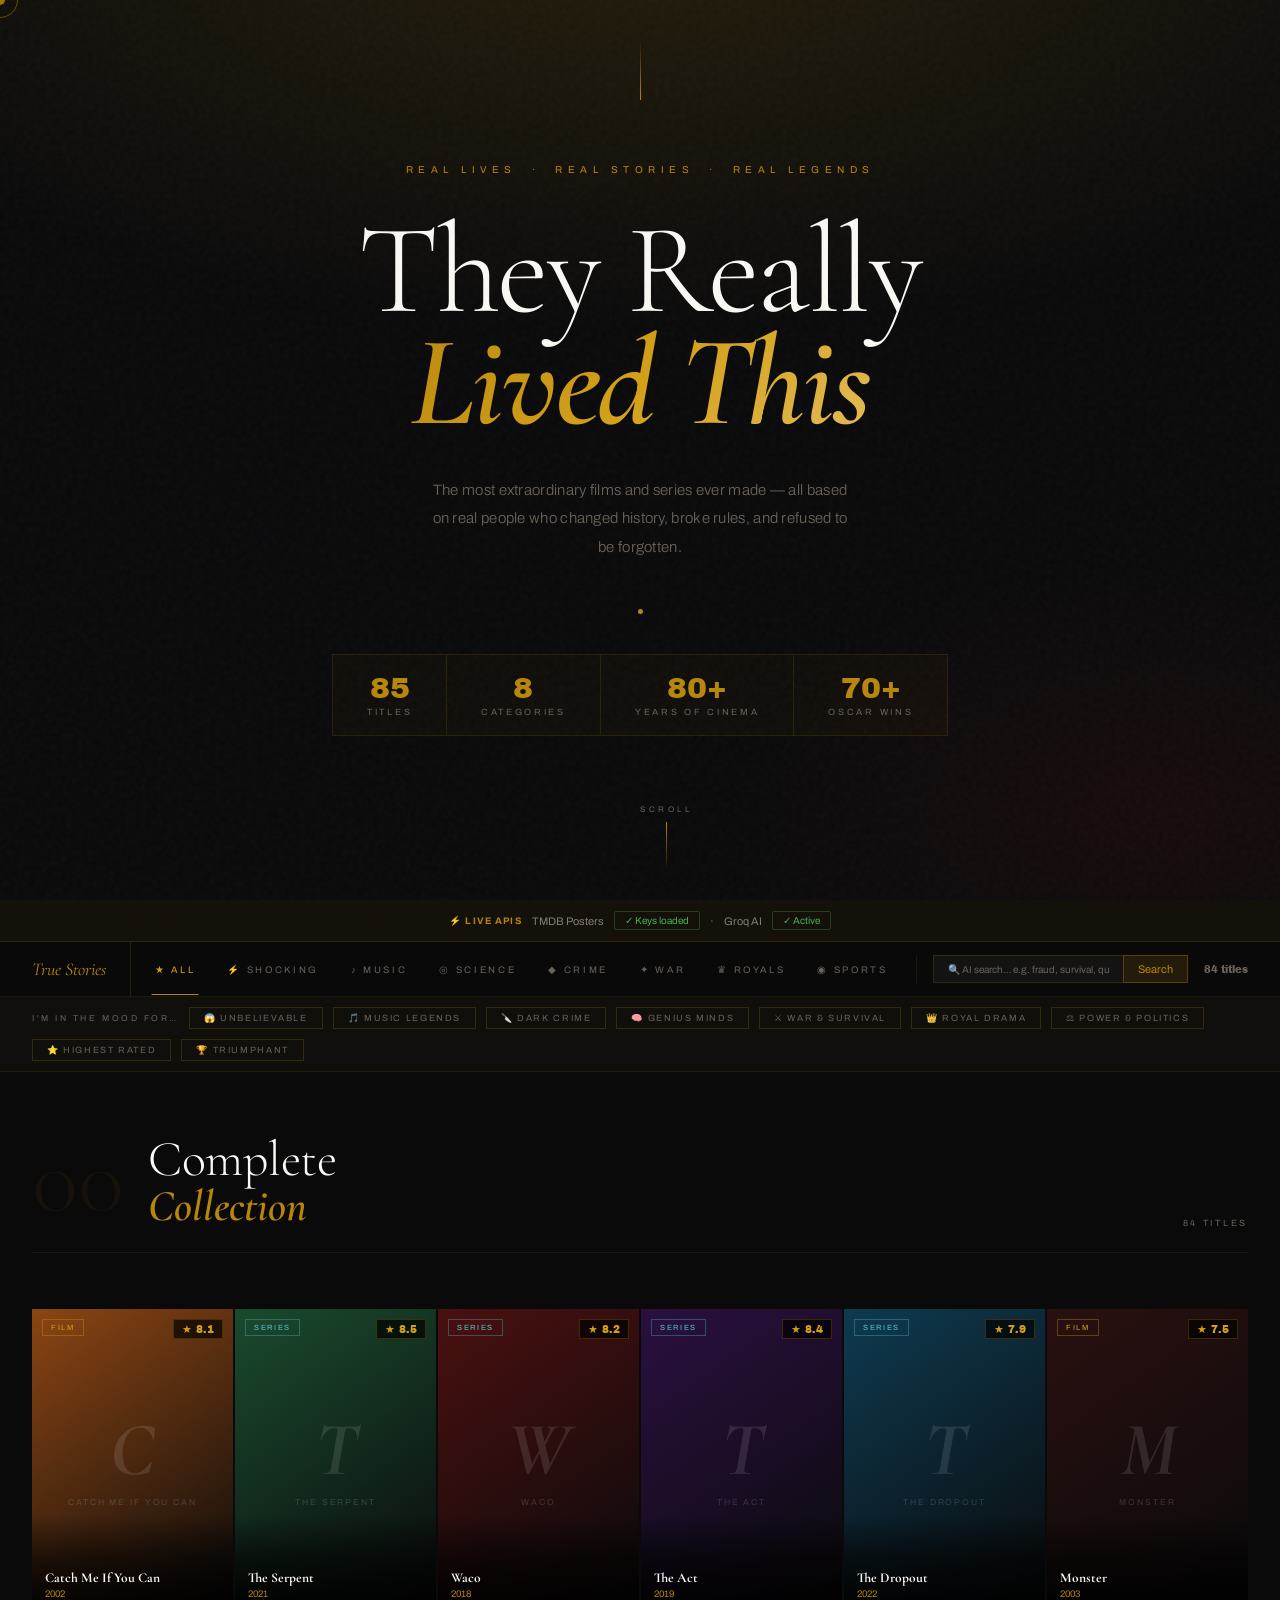
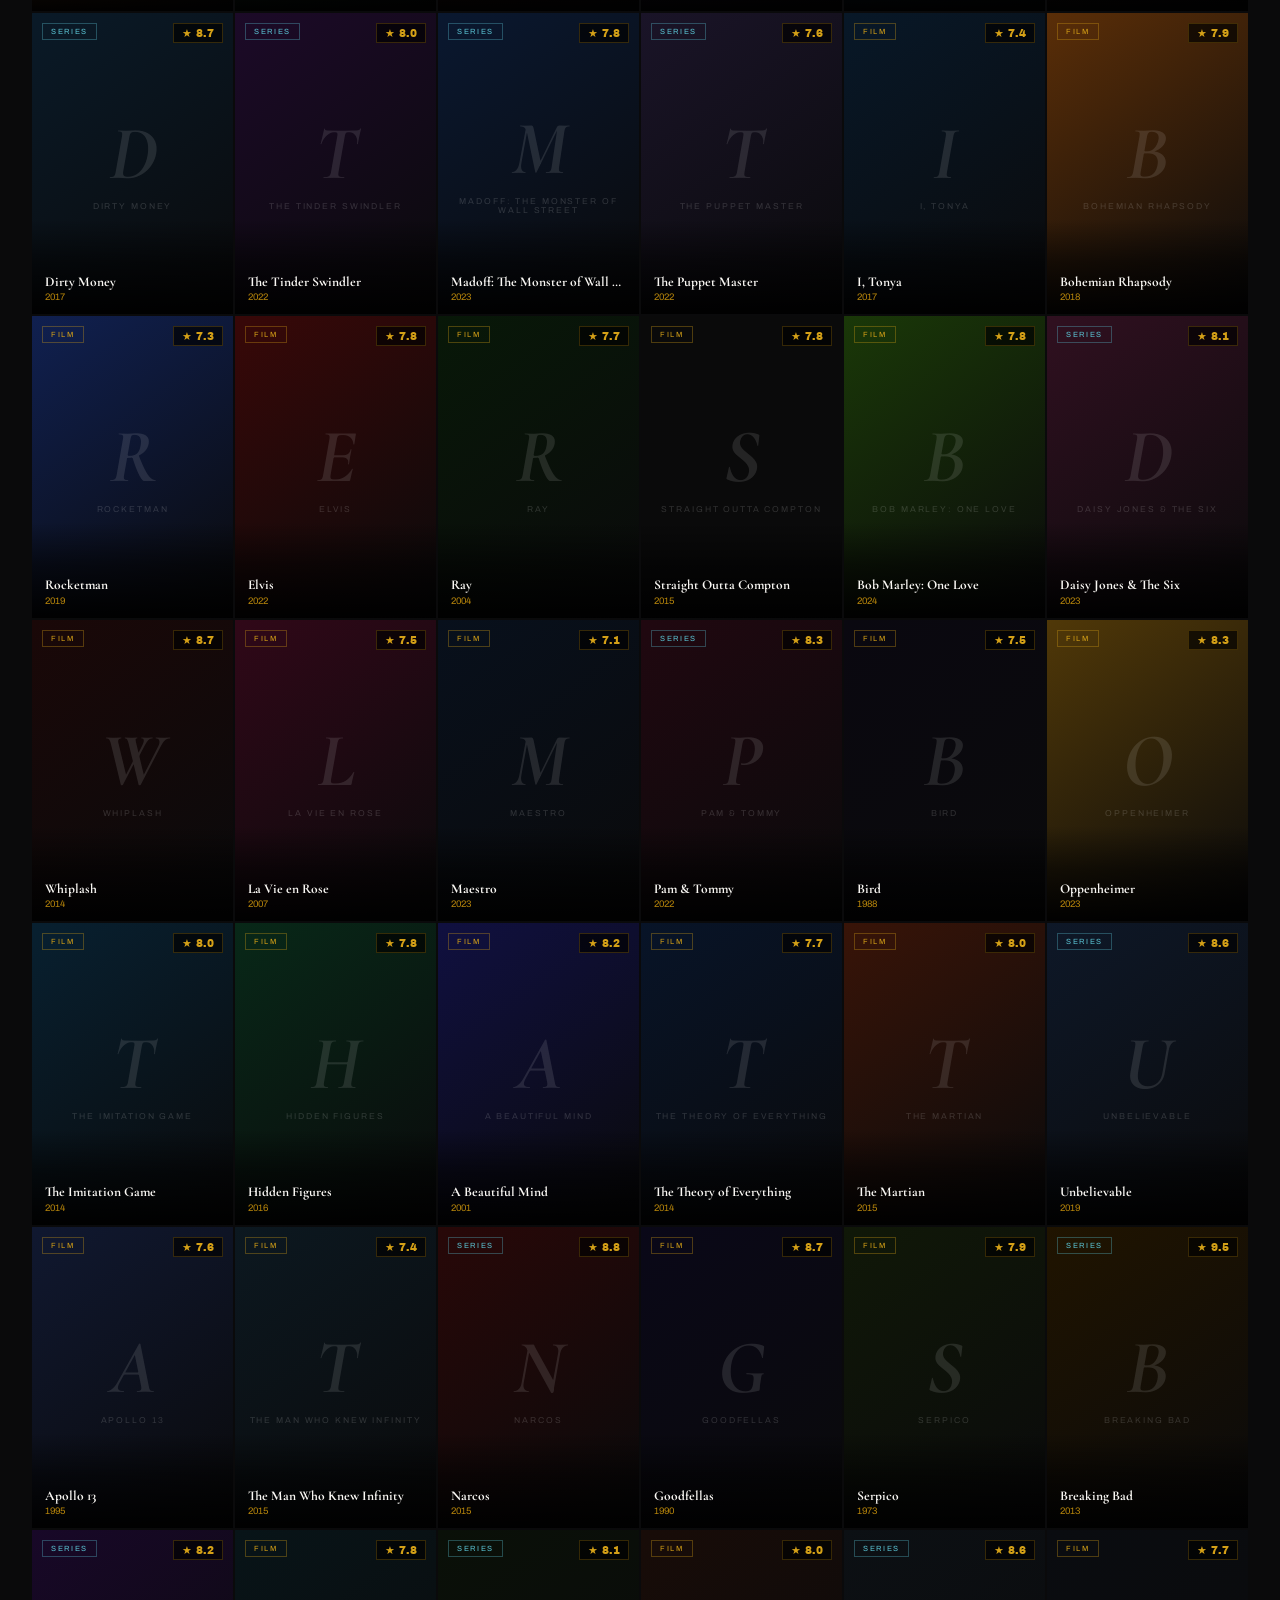
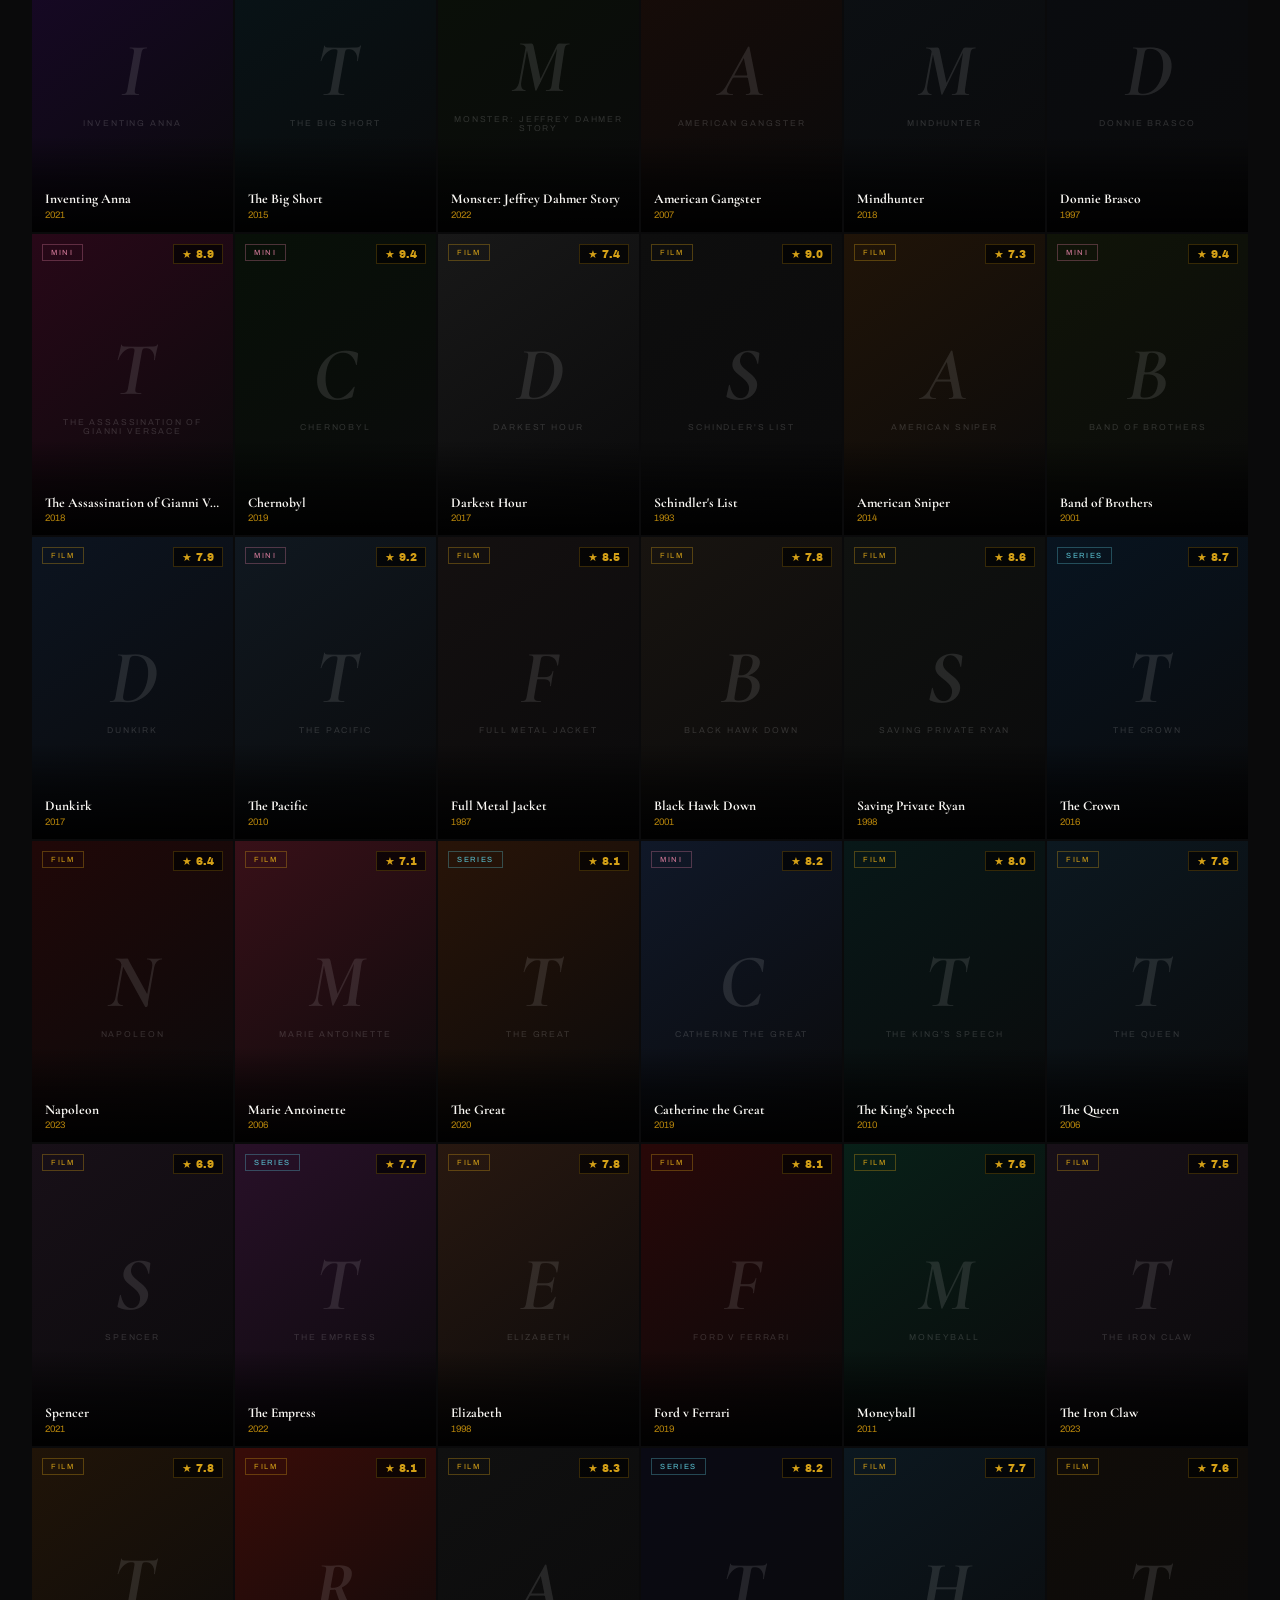
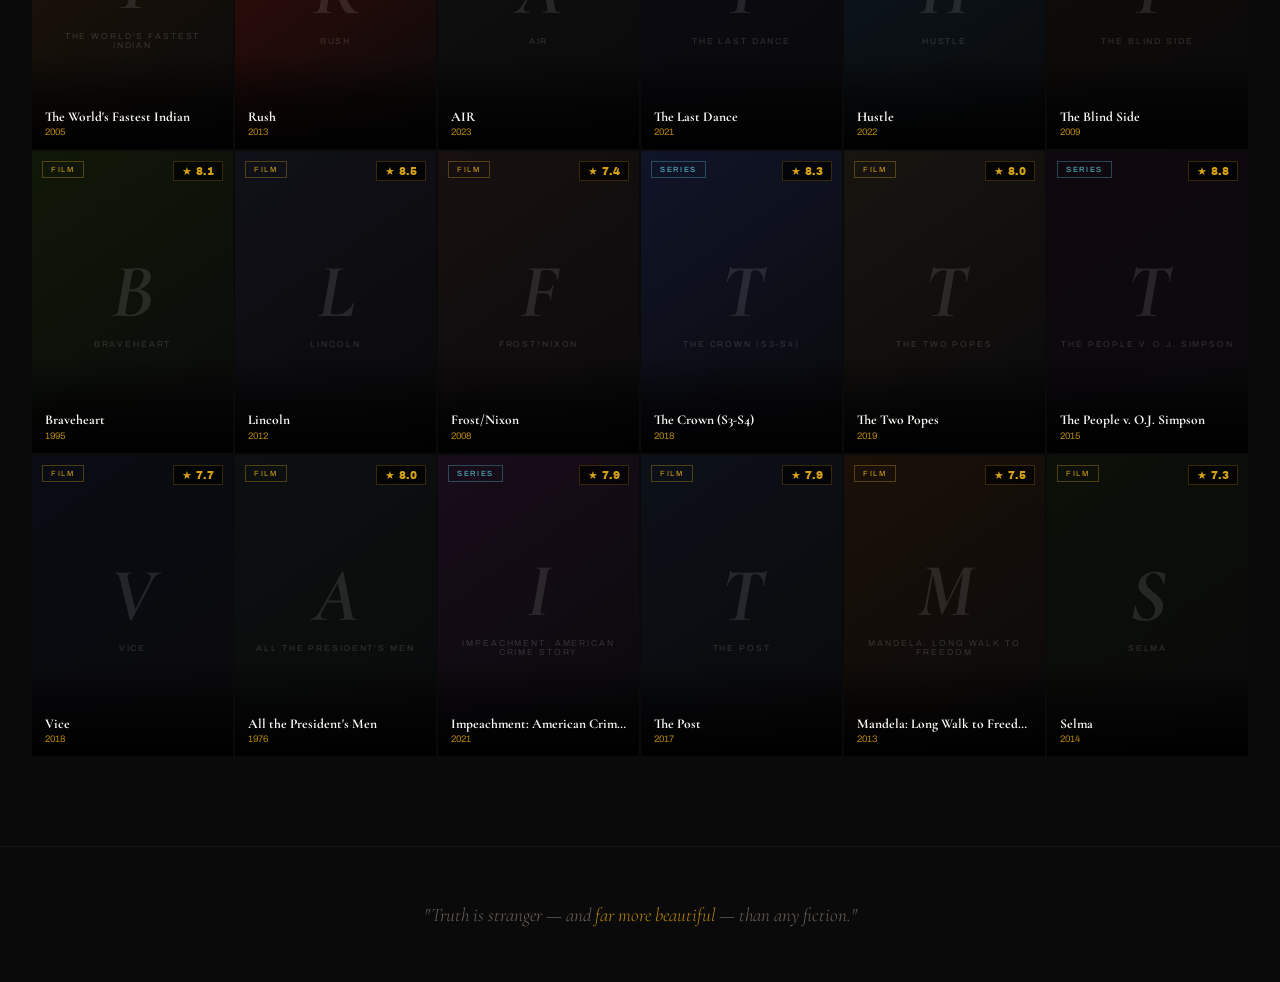
<file: true-stories-v2.html>
<!DOCTYPE html>
<html lang="en">
<head>
<meta charset="UTF-8"/>
<meta name="viewport" content="width=device-width,initial-scale=1"/>
<title>They Really Lived This</title>
<link href="https://fonts.googleapis.com/css2?family=Cormorant+Garamond:ital,wght@0,300;0,600;0,700;1,300;1,600&family=Archivo+Black&family=Archivo:wght@300;400;500&display=swap" rel="stylesheet"/>
<style>
*,*::before,*::after{margin:0;padding:0;box-sizing:border-box}
:root{--ink:#0a0a0b;--gold:#b8860b;--gold2:#d4a017;--dim:#6b6259;--white:#faf8f4;--red:#8b1a1a}
html{scroll-behavior:smooth}
body{background:var(--ink);color:var(--white);font-family:'Archivo',sans-serif;overflow-x:hidden;cursor:none}
#cursor{position:fixed;width:10px;height:10px;background:var(--gold);border-radius:50%;pointer-events:none;z-index:9999;transform:translate(-50%,-50%);transition:width .2s,height .2s;mix-blend-mode:difference}
#cursor-ring{position:fixed;width:36px;height:36px;border:1px solid var(--gold);border-radius:50%;pointer-events:none;z-index:9998;transform:translate(-50%,-50%);transition:width .3s,height .3s,opacity .3s;opacity:.5}
body::before{content:'';position:fixed;inset:0;background-image:url("data:image/svg+xml,%3Csvg viewBox='0 0 200 200' xmlns='http://www.w3.org/2000/svg'%3E%3Cfilter id='n'%3E%3CfeTurbulence type='fractalNoise' baseFrequency='0.85' numOctaves='4'/%3E%3C/filter%3E%3Crect width='100%25' height='100%25' filter='url(%23n)'/%3E%3C/svg%3E");opacity:.035;pointer-events:none;z-index:9000}

/* HERO */
#hero{min-height:100vh;display:flex;flex-direction:column;align-items:center;justify-content:center;position:relative;overflow:hidden;padding:80px 40px;background:radial-gradient(ellipse 120% 80% at 50% -10%,rgba(184,134,11,.16) 0%,transparent 58%),radial-gradient(ellipse 60% 50% at 90% 90%,rgba(139,26,26,.10) 0%,transparent 55%),var(--ink)}
.hero-top-line{position:absolute;top:40px;left:50%;transform:translateX(-50%);width:1px;height:60px;background:linear-gradient(to bottom,transparent,var(--gold));animation:fadeIn .8s .3s both}
.hero-label{font-size:10px;letter-spacing:.55em;color:var(--gold);text-transform:uppercase;margin-bottom:40px;animation:up .7s .5s both}
h1{font-family:'Cormorant Garamond',serif;font-weight:300;font-size:clamp(58px,10.5vw,128px);line-height:.88;letter-spacing:-.02em;text-align:center;animation:up .9s .6s both}
h1 .l1{display:block;color:var(--white)}
h1 .l2{display:block;font-style:italic;font-weight:600;background:linear-gradient(135deg,var(--gold) 0%,var(--gold2) 50%,#e8c060 100%);-webkit-background-clip:text;-webkit-text-fill-color:transparent;background-clip:text}
.hero-p{font-weight:300;font-size:15px;color:var(--dim);margin:36px auto 0;max-width:420px;line-height:1.9;text-align:center;letter-spacing:.02em;animation:up .7s .9s both}
.hero-ornament{display:flex;align-items:center;gap:20px;margin-top:48px;animation:up .7s 1.1s both;width:280px}
.orn-line{flex:1;height:1px}.orn-line.l{background:linear-gradient(90deg,transparent,var(--gold)44)}.orn-line.r{background:linear-gradient(90deg,var(--gold)44,transparent)}
.orn-dot{width:5px;height:5px;background:var(--gold);border-radius:50%}
.stats{display:flex;margin-top:40px;animation:up .7s 1.25s both}
.stat{padding:18px 34px;text-align:center;border:1px solid rgba(184,134,11,.15);border-right:none;background:rgba(184,134,11,.04)}
.stat:last-child{border-right:1px solid rgba(184,134,11,.15)}
.stat-n{font-family:'Archivo Black',sans-serif;font-size:30px;color:var(--gold);line-height:1}
.stat-l{font-size:9px;letter-spacing:.3em;color:var(--dim);text-transform:uppercase;margin-top:4px}
.scroll-hint{position:absolute;bottom:30px;left:50%;transform:translateX(-50%);display:flex;flex-direction:column;align-items:center;gap:8px;animation:up .6s 1.5s both}
.scroll-hint span{font-size:8px;letter-spacing:.45em;color:var(--dim);text-transform:uppercase}
.scroll-line{width:1px;height:48px;background:linear-gradient(to bottom,var(--gold),transparent);animation:pulse 2.5s ease-in-out infinite}

/* API BANNER */
#api-banner{background:rgba(184,134,11,.06);border-bottom:1px solid rgba(184,134,11,.18);padding:11px 24px;display:flex;align-items:center;justify-content:center;gap:10px;flex-wrap:wrap;font-size:11px;color:var(--dim);transition:background .4s}
#api-banner strong{color:var(--gold);font-size:9.5px;letter-spacing:.12em;text-transform:uppercase}
#api-banner input{background:rgba(0,0,0,.5);border:1px solid rgba(184,134,11,.22);color:var(--white);padding:6px 12px;font-size:11px;font-family:'Archivo',sans-serif;width:200px;outline:none;transition:border-color .2s}
#api-banner input:focus{border-color:rgba(184,134,11,.6)}
#api-banner button{background:rgba(184,134,11,.18);border:1px solid rgba(184,134,11,.4);color:var(--gold);padding:6px 16px;font-size:9px;letter-spacing:.25em;text-transform:uppercase;cursor:pointer;font-family:'Archivo',sans-serif;transition:background .2s}
#api-banner button:hover{background:rgba(184,134,11,.32)}
#api-banner a{color:var(--gold);text-decoration:none;opacity:.75;font-size:10px}
.banner-status{font-size:10px;padding:3px 10px;border-radius:2px;transition:all .3s}
.banner-status.ok{color:#4caf50;border:1px solid rgba(76,175,80,.3)}
.banner-status.err{color:#e57373;border:1px solid rgba(229,115,115,.3)}

/* NAV */
#nav{position:sticky;top:0;z-index:200;background:rgba(10,10,11,.93);backdrop-filter:blur(24px);border-bottom:1px solid rgba(184,134,11,.12)}
.nav-in{max-width:1500px;margin:0 auto;display:flex;align-items:center;padding:0 32px;gap:0}
.nav-brand{font-family:'Cormorant Garamond',serif;font-style:italic;font-size:18px;color:var(--gold);white-space:nowrap;padding:16px 24px 16px 0;border-right:1px solid rgba(184,134,11,.18)}
.tabs-scroll{display:flex;overflow-x:auto;scrollbar-width:none;flex:1;margin-left:8px}
.tabs-scroll::-webkit-scrollbar{display:none}
.tab{font-size:9.5px;letter-spacing:.28em;text-transform:uppercase;color:var(--dim);background:none;border:none;padding:20px 16px;cursor:none;white-space:nowrap;position:relative;transition:color .25s;font-family:'Archivo',sans-serif}
.tab::after{content:'';position:absolute;bottom:0;left:50%;transform:translateX(-50%);width:0;height:1px;background:var(--gold);transition:width .3s}
.tab:hover,.tab.active{color:var(--gold2)}
.tab:hover::after,.tab.active::after{width:65%}
/* SEARCH in nav */
.nav-search{display:flex;align-items:center;gap:0;margin-left:auto;padding-left:16px;border-left:1px solid rgba(184,134,11,.13)}
#searchInput{background:rgba(255,255,255,.04);border:1px solid rgba(184,134,11,.18);border-right:none;color:var(--white);padding:7px 14px;font-size:11px;font-family:'Archivo',sans-serif;width:190px;outline:none;transition:border-color .2s,width .3s}
#searchInput:focus{border-color:rgba(184,134,11,.5);width:240px}
#searchInput::placeholder{color:var(--dim);font-size:10px}
#searchBtn{background:rgba(184,134,11,.15);border:1px solid rgba(184,134,11,.35);color:var(--gold);padding:7px 14px;font-size:11px;cursor:pointer;font-family:'Archivo',sans-serif;transition:background .2s;white-space:nowrap}
#searchBtn:hover{background:rgba(184,134,11,.28)}
.nav-count{font-size:10px;color:var(--dim);white-space:nowrap;padding-left:16px;font-family:'Archivo Black',sans-serif}

/* AI SEARCH BANNER */
#aiSearchResult{display:none;background:linear-gradient(135deg,rgba(184,134,11,.06),rgba(184,134,11,.02));border-bottom:1px solid rgba(184,134,11,.15);padding:14px 32px;max-width:100%}
#aiSearchResult.show{display:block}
.asr-label{font-size:8px;letter-spacing:.35em;text-transform:uppercase;color:var(--gold);margin-bottom:6px}
#aiSearchText{font-size:13px;color:rgba(255,255,255,.72);line-height:1.8;max-width:900px}
.asr-matches{display:flex;gap:8px;flex-wrap:wrap;margin-top:10px}
.asr-match{font-size:9px;letter-spacing:.15em;text-transform:uppercase;padding:4px 12px;border:1px solid rgba(184,134,11,.3);color:var(--gold2);cursor:pointer;transition:background .2s}
.asr-match:hover{background:rgba(184,134,11,.12)}

/* MOOD PICKER */
#moodBar{background:rgba(184,134,11,.04);border-bottom:1px solid rgba(184,134,11,.1);padding:10px 32px;display:flex;align-items:center;gap:10px;flex-wrap:wrap;overflow:hidden;max-height:0;transition:max-height .4s ease,padding .4s ease;padding-top:0;padding-bottom:0}
#moodBar.open{max-height:120px;padding:10px 32px}
.mood-label{font-size:8.5px;letter-spacing:.3em;text-transform:uppercase;color:var(--dim);white-space:nowrap}
.mood-btn{font-size:9px;letter-spacing:.18em;text-transform:uppercase;padding:5px 14px;border:1px solid rgba(184,134,11,.22);color:var(--dim);background:none;cursor:pointer;font-family:'Archivo',sans-serif;transition:all .2s;white-space:nowrap}
.mood-btn:hover,.mood-btn.active{border-color:var(--gold2);color:var(--gold2);background:rgba(184,134,11,.1)}

/* SECTION */
.wrap{max-width:1500px;margin:0 auto;padding:60px 32px 90px}
.sec-head{display:grid;grid-template-columns:auto 1fr auto;align-items:end;gap:24px;margin-bottom:56px;padding-bottom:24px;border-bottom:1px solid rgba(255,255,255,.055)}
.sec-idx{font-family:'Cormorant Garamond',serif;font-size:96px;font-weight:300;color:rgba(184,134,11,.07);line-height:1;user-select:none}
.sec-m{font-family:'Cormorant Garamond',serif;font-weight:300;font-size:clamp(26px,4vw,50px);line-height:1;letter-spacing:-.01em}
.sec-i{font-family:'Cormorant Garamond',serif;font-style:italic;font-weight:600;font-size:clamp(22px,3.5vw,44px);color:var(--gold);line-height:1}
.sec-count{font-size:9px;letter-spacing:.3em;color:var(--dim);text-transform:uppercase;text-align:right}
/* mood result title */
.mood-result-label{font-size:10px;letter-spacing:.3em;text-transform:uppercase;color:var(--gold);margin-bottom:20px;display:none}
.mood-result-label.show{display:block}

/* GRID */
.grid{display:grid;grid-template-columns:repeat(auto-fill,minmax(200px,1fr));gap:2px}

/* CARD */
.card{position:relative;overflow:hidden;aspect-ratio:2/3;cursor:none;background:var(--ink)}
.card-img{position:absolute;inset:0;width:100%;height:100%;object-fit:cover;display:block;transition:transform .7s cubic-bezier(.16,1,.3,1),filter .5s,opacity .5s;filter:brightness(.88) saturate(.9);opacity:0}
.card-img.loaded{opacity:1}
.card:hover .card-img{transform:scale(1.09);filter:brightness(1) saturate(1.05)}
.card-fb{position:absolute;inset:0;display:flex;flex-direction:column;align-items:center;justify-content:center;gap:10px;transition:opacity .5s}
.card-fb.hidden{opacity:0;pointer-events:none}
.card-fb-letter{font-family:'Cormorant Garamond',serif;font-size:76px;font-weight:700;font-style:italic;color:rgba(255,255,255,.11);line-height:1}
.card-fb-name{font-size:8.5px;letter-spacing:.22em;text-transform:uppercase;color:rgba(255,255,255,.16);text-align:center;padding:0 14px}
.card-strip{position:absolute;bottom:0;left:0;right:0;padding:55px 13px 12px;background:linear-gradient(to top,rgba(0,0,0,.96) 0%,rgba(0,0,0,.55) 55%,transparent 100%);transition:opacity .3s}
.card:hover .card-strip{opacity:0}
.card-strip-title{font-family:'Cormorant Garamond',serif;font-weight:700;font-size:13.5px;color:var(--white);line-height:1.2;white-space:nowrap;overflow:hidden;text-overflow:ellipsis}
.card-strip-year{font-size:9.5px;color:var(--gold);margin-top:2px}
.card-hover{position:absolute;inset:0;background:linear-gradient(to top,rgba(0,0,0,.97) 0%,rgba(0,0,0,.72) 38%,rgba(0,0,0,.15) 100%);opacity:0;transition:opacity .35s;display:flex;flex-direction:column;justify-content:flex-end;padding:18px 15px}
.card:hover .card-hover{opacity:1}
.card-htitle{font-family:'Cormorant Garamond',serif;font-weight:700;font-size:17px;line-height:1.1;color:var(--white);margin-bottom:3px}
.card-hyear{font-size:9.5px;color:var(--gold);margin-bottom:9px;letter-spacing:.1em}
.card-hdesc{font-size:10px;line-height:1.65;color:rgba(255,255,255,.62);display:-webkit-box;-webkit-line-clamp:4;-webkit-box-orient:vertical;overflow:hidden}
.card-hcta{display:inline-block;margin-top:11px;font-size:8.5px;letter-spacing:.28em;text-transform:uppercase;color:var(--gold);opacity:.8}
.card-badge{position:absolute;top:10px;left:10px;font-size:7.5px;letter-spacing:.22em;text-transform:uppercase;padding:3px 8px;border:1px solid currentColor;font-family:'Archivo',sans-serif}
.card-rating{position:absolute;top:10px;right:10px;font-family:'Archivo Black',sans-serif;font-size:10.5px;color:var(--gold2);background:rgba(0,0,0,.68);padding:3px 8px;border:1px solid rgba(184,134,11,.28)}
.card-ai-badge{position:absolute;bottom:52px;right:10px;font-size:8px;letter-spacing:.1em;color:var(--gold);background:rgba(0,0,0,.6);border:1px solid rgba(184,134,11,.25);padding:2px 7px;opacity:0;transition:opacity .3s}
.card:hover .card-ai-badge{opacity:1}

/* MODAL */
#modal-bg{display:none;position:fixed;inset:0;z-index:500;background:rgba(0,0,0,.92);backdrop-filter:blur(22px);align-items:flex-start;justify-content:center;padding:30px 20px;overflow-y:auto}
#modal-bg.open{display:flex}
#modal{background:var(--ink);border:1px solid rgba(184,134,11,.2);max-width:780px;width:100%;animation:pop .4s cubic-bezier(.16,1,.3,1);position:relative;margin:auto}
.modal-top{display:flex;min-height:360px}
.modal-poster-col{width:240px;flex-shrink:0;background:#000;position:relative;overflow:hidden}
.modal-poster{width:100%;height:100%;object-fit:cover;object-position:center top;display:block;min-height:360px}
.modal-poster-fb{width:100%;min-height:360px;display:flex;align-items:center;justify-content:center;font-family:'Cormorant Garamond',serif;font-size:96px;font-weight:700;font-style:italic;color:rgba(255,255,255,.09)}
.modal-info{flex:1;padding:26px 26px 22px;display:flex;flex-direction:column;border-left:1px solid rgba(184,134,11,.1);overflow:hidden}
.modal-eye{display:flex;align-items:center;gap:10px;margin-bottom:14px;flex-wrap:wrap}
.modal-type{font-size:8px;letter-spacing:.3em;text-transform:uppercase;color:var(--gold)}
.modal-cat{font-size:8px;letter-spacing:.3em;text-transform:uppercase}
.modal-sep{flex:1;height:1px;background:rgba(184,134,11,.18)}
.modal-score{font-family:'Archivo Black',sans-serif;font-size:12px;color:var(--gold2)}
.modal-title{font-family:'Cormorant Garamond',serif;font-weight:700;font-size:clamp(20px,2.8vw,30px);line-height:1.05;color:var(--white);margin-bottom:4px}
.modal-year{font-size:11px;color:var(--gold);margin-bottom:14px;letter-spacing:.08em}
.modal-desc{font-size:13px;line-height:1.9;color:rgba(255,255,255,.62);font-weight:300;flex:1}
/* AI deeper desc */
.modal-ai-desc{display:none;margin-top:14px;padding-top:14px;border-top:1px solid rgba(184,134,11,.1)}
.modal-ai-desc.show{display:block}
.modal-ai-desc-text{font-size:12.5px;line-height:1.85;color:rgba(255,255,255,.55);font-weight:300;font-style:italic}
.modal-ai-desc-label{font-size:8px;letter-spacing:.3em;text-transform:uppercase;color:var(--gold);margin-bottom:6px;opacity:.7}
.btn-deeper{margin-top:14px;background:none;border:1px solid rgba(184,134,11,.22);color:var(--dim);padding:6px 14px;font-size:9px;letter-spacing:.22em;text-transform:uppercase;cursor:pointer;font-family:'Archivo',sans-serif;transition:all .2s;display:inline-flex;align-items:center;gap:6px}
.btn-deeper:hover{border-color:var(--gold);color:var(--gold)}
.btn-deeper .spin{display:none;width:10px;height:10px;border:1.5px solid var(--gold);border-top-color:transparent;border-radius:50%;animation:spin .6s linear infinite}
.btn-deeper.loading .spin{display:inline-block}

#modal-close{position:absolute;top:12px;right:12px;width:30px;height:30px;background:rgba(0,0,0,.7);border:1px solid rgba(255,255,255,.15);color:var(--white);font-size:12px;cursor:none;display:flex;align-items:center;justify-content:center;transition:background .2s;z-index:10}
#modal-close:hover{background:rgba(184,134,11,.28)}

/* SIMILAR TITLES */
.modal-similar{padding:16px 24px;border-top:1px solid rgba(184,134,11,.1)}
.modal-similar-label{font-size:8px;letter-spacing:.35em;text-transform:uppercase;color:var(--gold);margin-bottom:12px;display:flex;align-items:center;gap:10px}
.modal-similar-label::after{content:'';flex:1;height:1px;background:rgba(184,134,11,.15)}
.similar-cards{display:flex;gap:10px;overflow-x:auto;scrollbar-width:none;padding-bottom:4px}
.similar-cards::-webkit-scrollbar{display:none}
.sim-card{flex-shrink:0;width:90px;cursor:pointer;transition:opacity .2s}
.sim-card:hover{opacity:.75}
.sim-img{width:90px;height:135px;object-fit:cover;display:block;background:#111}
.sim-fb{width:90px;height:135px;display:flex;align-items:center;justify-content:center;font-family:'Cormorant Garamond',serif;font-size:36px;font-weight:700;font-style:italic;color:rgba(255,255,255,.1)}
.sim-title{font-size:9px;color:rgba(255,255,255,.55);margin-top:5px;line-height:1.3;text-align:center;letter-spacing:.04em}
.similar-loading{font-size:11px;color:var(--dim);font-style:italic;padding:8px 0}

/* AI CHAT */
.modal-chat{border-top:1px solid rgba(184,134,11,.12);padding:18px 24px 22px}
.chat-label{font-size:8px;letter-spacing:.35em;text-transform:uppercase;color:var(--gold);margin-bottom:12px;display:flex;align-items:center;gap:10px}
.chat-label::after{content:'';flex:1;height:1px;background:rgba(184,134,11,.15)}
.chat-msgs{max-height:220px;overflow-y:auto;display:flex;flex-direction:column;gap:8px;margin-bottom:12px;scrollbar-width:thin;scrollbar-color:rgba(184,134,11,.2) transparent}
.chat-msgs:empty{display:none}
.chat-msg{font-size:12.5px;line-height:1.7;padding:10px 14px}
.chat-msg.user{background:rgba(184,134,11,.07);border:1px solid rgba(184,134,11,.18);color:rgba(255,255,255,.85);align-self:flex-end;max-width:85%;font-style:italic}
.chat-msg.ai{background:rgba(255,255,255,.03);border:1px solid rgba(255,255,255,.07);color:rgba(255,255,255,.75);align-self:flex-start;max-width:96%}
.chat-msg.loading{color:var(--dim);font-style:italic;border:none;background:none;padding-left:4px;display:flex;align-items:center;gap:8px}
.chat-msg.loading::before{content:'';width:10px;height:10px;border:1.5px solid var(--dim);border-top-color:var(--gold);border-radius:50%;animation:spin .6s linear infinite;flex-shrink:0}
/* quick prompts */
.quick-prompts{display:flex;gap:6px;flex-wrap:wrap;margin-bottom:10px}
.qp{font-size:9px;letter-spacing:.1em;padding:4px 10px;border:1px solid rgba(184,134,11,.18);color:var(--dim);background:none;cursor:pointer;font-family:'Archivo',sans-serif;transition:all .2s;text-align:left}
.qp:hover{border-color:rgba(184,134,11,.4);color:var(--gold)}
.chat-input-row{display:flex;gap:8px}
.chat-input{flex:1;background:rgba(255,255,255,.04);border:1px solid rgba(184,134,11,.22);color:var(--white);padding:9px 14px;font-size:12px;font-family:'Archivo',sans-serif;outline:none;transition:border-color .2s}
.chat-input:focus{border-color:rgba(184,134,11,.55)}
.chat-input::placeholder{color:var(--dim);font-size:11px}
.chat-send{background:rgba(184,134,11,.15);border:1px solid rgba(184,134,11,.35);color:var(--gold);padding:9px 18px;font-size:9px;letter-spacing:.25em;text-transform:uppercase;cursor:pointer;font-family:'Archivo',sans-serif;transition:background .2s;white-space:nowrap}
.chat-send:hover:not(:disabled){background:rgba(184,134,11,.3)}
.chat-send:disabled{opacity:.35;cursor:not-allowed}

/* FOOTER */
footer{text-align:center;padding:56px 24px;border-top:1px solid rgba(255,255,255,.05)}
footer p{font-family:'Cormorant Garamond',serif;font-style:italic;font-size:19px;color:var(--dim);font-weight:300}
footer span{color:var(--gold)}

/* ANIMATIONS */
@keyframes up{from{opacity:0;transform:translateY(22px)}to{opacity:1;transform:translateY(0)}}
@keyframes fadeIn{from{opacity:0}to{opacity:1}}
@keyframes pulse{0%,100%{opacity:.25}50%{opacity:1}}
@keyframes pop{from{opacity:0;transform:scale(.94) translateY(18px)}to{opacity:1;transform:scale(1) translateY(0)}}
@keyframes cardIn{from{opacity:0;transform:translateY(12px)}to{opacity:1;transform:translateY(0)}}
@keyframes spin{to{transform:rotate(360deg)}}

@media(max-width:640px){
  .grid{grid-template-columns:repeat(auto-fill,minmax(148px,1fr))}
  .stats{flex-wrap:wrap}.sec-head{grid-template-columns:1fr;gap:6px}.sec-idx{display:none}
  .modal-top{flex-direction:column}.modal-poster-col{width:100%;height:260px}
  .modal-poster{min-height:0;height:260px}.modal-poster-fb{min-height:0;height:260px}
  .modal-info{border-left:none;border-top:1px solid rgba(184,134,11,.1)}
  #searchInput{width:140px}#searchInput:focus{width:160px}
}
</style>
</head>
<body>
<div id="cursor"></div>
<div id="cursor-ring"></div>

<!-- HERO -->
<section id="hero">
  <div class="hero-top-line"></div>
  <p class="hero-label">Real Lives &nbsp;·&nbsp; Real Stories &nbsp;·&nbsp; Real Legends</p>
  <h1><span class="l1">They Really</span><span class="l2">Lived This</span></h1>
  <p class="hero-p">The most extraordinary films and series ever made — all based on real people who changed history, broke rules, and refused to be forgotten.</p>
  <div class="hero-ornament"><div class="orn-line l"></div><div class="orn-dot"></div><div class="orn-line r"></div></div>
  <div class="stats">
    <div class="stat"><div class="stat-n">85</div><div class="stat-l">Titles</div></div>
    <div class="stat"><div class="stat-n">8</div><div class="stat-l">Categories</div></div>
    <div class="stat"><div class="stat-n">80+</div><div class="stat-l">Years of Cinema</div></div>
    <div class="stat"><div class="stat-n">70+</div><div class="stat-l">Oscar Wins</div></div>
  </div>
  <div class="scroll-hint"><span>Scroll</span><div class="scroll-line"></div></div>
</section>

<!-- API BANNER -->
<div id="api-banner">
  <strong>⚡ Live APIs</strong>
  <span style="font-size:11px;color:rgba(255,255,255,.45)">TMDB Posters</span>
  <span id="bannerStatus" class="banner-status ok">✓ Connected</span>
  <span style="font-size:11px;color:rgba(255,255,255,.45)">·</span>
  <span style="font-size:11px;color:rgba(255,255,255,.45)">Groq AI</span>
  <span class="banner-status ok">✓ Active</span>
  <span id="tmdbIn" style="display:none"></span>
  <span id="groqIn" style="display:none"></span>
</div>

<!-- NAV -->
<nav id="nav">
  <div class="nav-in">
    <div class="nav-brand">True Stories</div>
    <div class="tabs-scroll" id="tabs"></div>
    <div class="nav-search">
      <input id="searchInput" placeholder="🔍 AI search… e.g. fraud, survival, queen"/>
      <button id="searchBtn" onclick="doSearch()">Search</button>
    </div>
    <div class="nav-count" id="navCount"></div>
  </div>
</nav>

<!-- MOOD BAR -->
<div id="moodBar" class="open">
  <span class="mood-label">I'm in the mood for…</span>
  <button class="mood-btn" onclick="doMood(this,'something shocking and unbelievable')">😱 Unbelievable</button>
  <button class="mood-btn" onclick="doMood(this,'a powerful music biopic')">🎵 Music Legends</button>
  <button class="mood-btn" onclick="doMood(this,'a gripping crime story')">🔪 Dark Crime</button>
  <button class="mood-btn" onclick="doMood(this,'an inspiring science or genius story')">🧠 Genius Minds</button>
  <button class="mood-btn" onclick="doMood(this,'an epic war story')">⚔ War & Survival</button>
  <button class="mood-btn" onclick="doMood(this,'royal drama and palace intrigue')">👑 Royal Drama</button>
  <button class="mood-btn" onclick="doMood(this,'political power struggles and scandals')">⚖ Power & Politics</button>
  <button class="mood-btn" onclick="doMood(this,'the highest rated titles over 9')">⭐ Highest Rated</button>
  <button class="mood-btn" onclick="doMood(this,'something feel-good and triumphant')">🏆 Triumphant</button>
</div>

<!-- AI SEARCH RESULT -->
<div id="aiSearchResult">
  <div class="asr-label">⚡ Groq AI Search</div>
  <div id="aiSearchText"></div>
  <div class="asr-matches" id="asrMatches"></div>
</div>

<!-- CONTENT -->
<div class="wrap">
  <div class="sec-head">
    <div class="sec-idx" id="secIdx">00</div>
    <div><div class="sec-m" id="secM"></div><div class="sec-i" id="secI"></div></div>
    <div class="sec-count" id="secCount"></div>
  </div>
  <div class="mood-result-label" id="moodLabel"></div>
  <div class="grid" id="grid"></div>
</div>

<footer><p>"Truth is stranger — and <span>far more beautiful</span> — than any fiction."</p></footer>

<!-- MODAL -->
<div id="modal-bg">
  <div id="modal">
    <div class="modal-top">
      <div class="modal-poster-col" id="mImgWrap"></div>
      <div class="modal-info">
        <div class="modal-eye">
          <span class="modal-type" id="mType"></span>
          <span class="modal-cat" id="mCat"></span>
          <div class="modal-sep"></div>
          <span class="modal-score" id="mScore"></span>
        </div>
        <div class="modal-title" id="mTitle"></div>
        <div class="modal-year" id="mYear"></div>
        <div class="modal-desc" id="mDesc"></div>
        <div class="modal-ai-desc" id="mAiDesc">
          <div class="modal-ai-desc-label">⚡ AI Deep Dive</div>
          <div class="modal-ai-desc-text" id="mAiDescText"></div>
        </div>
        <button class="btn-deeper" id="btnDeeper" onclick="loadDeeper()">
          <span class="spin"></span>
          ⚡ AI Deep Dive
        </button>
      </div>
    </div>

    <!-- SIMILAR TITLES -->
    <div class="modal-similar">
      <div class="modal-similar-label">You might also like</div>
      <div class="similar-cards" id="similarCards"><span class="similar-loading">Loading recommendations…</span></div>
    </div>

    <!-- AI CHAT -->
    <div class="modal-chat">
      <div class="chat-label">Ask AI about this title</div>
      <div class="chat-msgs" id="chatMsgs"></div>
      <div class="quick-prompts" id="quickPrompts"></div>
      <div class="chat-input-row">
        <input class="chat-input" id="chatInput" placeholder="Ask anything about this film or the real story…"/>
        <button class="chat-send" id="chatSend" onclick="sendChat()">Ask →</button>
      </div>
    </div>

    <button id="modal-close">✕</button>
  </div>
</div>

<script>
// ── CURSOR ────────────────────────────────────────────────────────────────
const cur=document.getElementById('cursor'),ring=document.getElementById('cursor-ring');
let mx=0,my=0,rx=0,ry=0;
document.addEventListener('mousemove',e=>{mx=e.clientX;my=e.clientY;cur.style.left=mx+'px';cur.style.top=my+'px'});
(function a(){rx+=(mx-rx)*.11;ry+=(my-ry)*.11;ring.style.left=rx+'px';ring.style.top=ry+'px';requestAnimationFrame(a)})();
function cursorHover(els){els.forEach(el=>{
  el.addEventListener('mouseenter',()=>{cur.style.width='18px';cur.style.height='18px';ring.style.width='52px';ring.style.height='52px';ring.style.opacity='1'});
  el.addEventListener('mouseleave',()=>{cur.style.width='10px';cur.style.height='10px';ring.style.width='36px';ring.style.height='36px';ring.style.opacity='.5'});
});}
document.querySelectorAll('button,.tab').forEach(el=>cursorHover([el]));

// ── API KEYS (HARDCODED) ──────────────────────────────────────────────────
let TMDB_KEY='f45fbdd7b24f1341eb132d1d53f5bf98';
let GROQ_KEY='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';

function saveKeys(){/* keys are hardcoded */}

// Show mood bar always (keys are always set)
function updateMoodBar(){
  document.getElementById('moodBar').classList.add('open');
}
updateMoodBar();

// ── TMDB ──────────────────────────────────────────────────────────────────
let posterCache={};
const TMDB_IMG='https://image.tmdb.org/t/p/w500';

async function fetchPoster(m){
  if(posterCache[m.id]!==undefined)return posterCache[m.id];
  if(!TMDB_KEY){posterCache[m.id]=null;return null;}
  try{
    const tv=(m.type==='SERIES'||m.type==='MINI');
    const url=`https://api.themoviedb.org/3/search/${tv?'tv':'movie'}?api_key=${TMDB_KEY}&query=${encodeURIComponent(m.title)}&language=en-US&page=1`;
    const res=await fetch(url);if(!res.ok)throw 0;
    const {results=[]}=await res.json();
    const yearKey=tv?'first_air_date':'release_date';
    const match=results.find(x=>(x[yearKey]||'').startsWith(m.year))||results[0];
    posterCache[m.id]=match?.poster_path?TMDB_IMG+match.poster_path:null;
  }catch{posterCache[m.id]=null;}
  return posterCache[m.id];
}

// ── GROQ ──────────────────────────────────────────────────────────────────
async function groq(messages,max_tokens=400,temperature=0.75){
  if(!GROQ_KEY)throw new Error('No Groq API key');
  const res=await fetch('https://api.groq.com/openai/v1/chat/completions',{
    method:'POST',
    headers:{'Content-Type':'application/json','Authorization':`Bearer ${GROQ_KEY}`},
    body:JSON.stringify({model:'llama-3.1-8b-instant',messages,max_tokens,temperature})
  });
  if(!res.ok){const e=await res.json().catch(()=>({}));throw new Error(e.error?.message||`HTTP ${res.status}`);}
  const d=await res.json();
  return d.choices?.[0]?.message?.content||'';
}

// ── DATA ──────────────────────────────────────────────────────────────────
const MOVIES=[
  // ── SHOCKING ──
  {id:1,  cat:"shocking",type:"FILM",  year:"2002",rating:"8.1",title:"Catch Me If You Can",        desc:"Frank Abagnale Jr. conned millions impersonating a pilot, doctor and lawyer — all before turning 21. DiCaprio at his most electric.",ac:"#8b4513"},
  {id:2,  cat:"shocking",type:"SERIES",year:"2021",rating:"8.5",title:"The Serpent",                desc:"Charles Sobhraj — charming, multilingual, terrifying — preyed on backpackers across Southeast Asia and evaded justice for decades.",ac:"#1a4a2e"},
  {id:3,  cat:"shocking",type:"SERIES",year:"2018",rating:"8.2",title:"Waco",                       desc:"David Koresh and the 51-day FBI standoff that ended in catastrophic fire. A portrait of faith, charisma, and power colliding.",ac:"#4a1010"},
  {id:4,  cat:"shocking",type:"SERIES",year:"2019",rating:"8.4",title:"The Act",                    desc:"Gypsy Rose Blanchard was kept sick by her own mother for years — Munchausen by proxy ending in a crime no one saw coming.",ac:"#2a1040"},
  {id:5,  cat:"shocking",type:"SERIES",year:"2022",rating:"7.9",title:"The Dropout",                desc:"Elizabeth Holmes dropped out of Stanford, charmed billionaires, and built a medical empire on a complete lie.",ac:"#0e3a50"},
  {id:6,  cat:"shocking",type:"FILM",  year:"2003",rating:"7.5",title:"Monster",                    desc:"Charlize Theron won the Oscar vanishing into Aileen Wuornos — a serial killer whose life was as tragic as her crimes.",ac:"#2a1010"},
  {id:43, cat:"shocking",type:"SERIES",year:"2017",rating:"8.7",title:"Dirty Money",                desc:"Netflix's explosive documentary series exposing corporate corruption — from Volkswagen's emissions scandal to payday loan empires.",ac:"#0a1a28"},
  {id:44, cat:"shocking",type:"SERIES",year:"2022",rating:"8.0",title:"The Tinder Swindler",        desc:"Simon Leviev posed as a billionaire diamond mogul on Tinder, romancing women across Europe to fund his lavish lies.",ac:"#1c0a28"},
  {id:45, cat:"shocking",type:"SERIES",year:"2023",rating:"7.8",title:"Madoff: The Monster of Wall Street",desc:"Bernie Madoff orchestrated history's largest Ponzi scheme — $65 billion stolen, thousands of lives destroyed, and decades of looking the other way.",ac:"#0a1830"},
  {id:46, cat:"shocking",type:"SERIES",year:"2022",rating:"7.6",title:"The Puppet Master",          desc:"Robert Hendy-Freegard impersonated an MI5 agent for years, psychologically manipulating victims into funding his fake spy life.",ac:"#1a1428"},
  {id:47, cat:"shocking",type:"FILM",  year:"2017",rating:"7.4",title:"I, Tonya",                   desc:"Margot Robbie as Tonya Harding — a gifted skater from a brutal home, destroyed by the most infamous scandal in sports history.",ac:"#081828"},

  // ── MUSIC ──
  {id:7,  cat:"music",   type:"FILM",  year:"2018",rating:"7.9",title:"Bohemian Rhapsody",          desc:"From Farrokh Bulsara in Zanzibar to Freddie Mercury at Live Aid — the heartbreaking rise of one of rock's greatest voices.",ac:"#5a2e08"},
  {id:8,  cat:"music",   type:"FILM",  year:"2019",rating:"7.3",title:"Rocketman",                  desc:"A fantastical musical odyssey through Elton John's life — from awkward piano prodigy to one of the biggest stars on earth.",ac:"#102050"},
  {id:9,  cat:"music",   type:"FILM",  year:"2022",rating:"7.8",title:"Elvis",                      desc:"Baz Luhrmann's fever-dream portrait of Presley and his manipulative manager — a man who changed music but lost himself.",ac:"#380808"},
  {id:10, cat:"music",   type:"FILM",  year:"2004",rating:"7.7",title:"Ray",                        desc:"Jamie Foxx's Oscar-winning transformation into Ray Charles — genius, addiction, turbulence and the sound that defined American music.",ac:"#081808"},
  {id:11, cat:"music",   type:"FILM",  year:"2015",rating:"7.8",title:"Straight Outta Compton",     desc:"Ice Cube, Dr. Dre and Eazy-E — three men from Compton who created N.W.A and exploded America's idea of what music could say.",ac:"#0a0a0a"},
  {id:12, cat:"music",   type:"FILM",  year:"2024",rating:"7.8",title:"Bob Marley: One Love",       desc:"The life and legend of Bob Marley — from the hills of Jamaica to a global symbol of peace, love and resistance.",ac:"#1a3808"},
  {id:13, cat:"music",   type:"SERIES",year:"2023",rating:"8.1",title:"Daisy Jones & The Six",      desc:"A deeply real-feeling chronicle of a 1970s rock band's rise and implosion — inspired by Fleetwood Mac.",ac:"#301020"},
  {id:48, cat:"music",   type:"FILM",  year:"2014",rating:"8.7",title:"Whiplash",                   desc:"A young jazz drummer at an elite conservatory meets a conductor who terrorizes students into greatness — inspired by director Damien Chazelle's own brutal teacher.",ac:"#1a0808"},
  {id:49, cat:"music",   type:"FILM",  year:"2007",rating:"7.5",title:"La Vie en Rose",             desc:"Marion Cotillard's Oscar-winning portrayal of Édith Piaf — the sparrow of Paris, who sang through poverty, addiction and loss.",ac:"#300818"},
  {id:50, cat:"music",   type:"FILM",  year:"2023",rating:"7.1",title:"Maestro",                    desc:"Bradley Cooper's immersive portrait of Leonard Bernstein — conductor, composer, and one of the most complicated men in American music.",ac:"#08101c"},
  {id:51, cat:"music",   type:"SERIES",year:"2022",rating:"8.3",title:"Pam & Tommy",                desc:"The true story of Pamela Anderson and Tommy Lee's stolen sex tape — and how it accidentally invented the internet economy.",ac:"#200810"},
  {id:52, cat:"music",   type:"FILM",  year:"1988",rating:"7.5",title:"Bird",                       desc:"Clint Eastwood's haunting biopic of Charlie Parker — the jazz genius who blew the saxophone like God and destroyed himself doing it.",ac:"#0a0810"},

  // ── SCIENCE ──
  {id:14, cat:"science", type:"FILM",  year:"2023",rating:"8.3",title:"Oppenheimer",                desc:"J. Robert Oppenheimer built the bomb that ended WWII — then spent his life haunted by it. Cillian Murphy is career-defining.",ac:"#503808"},
  {id:15, cat:"science", type:"FILM",  year:"2014",rating:"8.0",title:"The Imitation Game",         desc:"Alan Turing cracked the Nazi Enigma code and helped win WWII — then was prosecuted by the government he saved for being gay.",ac:"#082030"},
  {id:16, cat:"science", type:"FILM",  year:"2016",rating:"7.8",title:"Hidden Figures",             desc:"Three Black women mathematicians at NASA whose calculations launched humans into orbit — erased from history for decades.",ac:"#082818"},
  {id:17, cat:"science", type:"FILM",  year:"2001",rating:"8.2",title:"A Beautiful Mind",           desc:"John Nash — Nobel Prize-winning genius in game theory who battled paranoid schizophrenia, unsure of what was real.",ac:"#101040"},
  {id:18, cat:"science", type:"FILM",  year:"2014",rating:"7.7",title:"The Theory of Everything",   desc:"Stephen Hawking's journey from Cambridge student to the world's most famous scientist, told through his first wife's eyes.",ac:"#081428"},
  {id:53, cat:"science", type:"FILM",  year:"2015",rating:"8.0",title:"The Martian",                desc:"Based on Andy Weir's real-science novel — astronaut Mark Watney is stranded on Mars and must science his way to survival.",ac:"#381408"},
  {id:54, cat:"science", type:"SERIES",year:"2019",rating:"8.6",title:"Unbelievable",               desc:"Based on a Pulitzer-winning ProPublica investigation — a teenager's rape report is dismissed, and two detectives slowly unravel the truth.",ac:"#0e1828"},
  {id:55, cat:"science", type:"FILM",  year:"1995",rating:"7.6",title:"Apollo 13",                  desc:"An oxygen tank explosion nearly strands three astronauts in space. NASA's finest hour — engineers who refused to lose.",ac:"#101830"},
  {id:56, cat:"science", type:"FILM",  year:"2015",rating:"7.4",title:"The Man Who Knew Infinity",  desc:"Srinivasa Ramanujan — the self-taught Indian mathematician who arrived at Cambridge with no formal training and revolutionized mathematics.",ac:"#0c1820"},

  // ── CRIME ──
  {id:19, cat:"crime",   type:"SERIES",year:"2015",rating:"8.8",title:"Narcos",                     desc:"Pablo Escobar turned Colombia into his personal kingdom, made billions in cocaine, and terrorized a continent.",ac:"#280808"},
  {id:20, cat:"crime",   type:"FILM",  year:"1990",rating:"8.7",title:"Goodfellas",                 desc:"Henry Hill's life inside the mob — Scorsese at his most electric, detailing the glamour, violence, and collapse of organized crime.",ac:"#0a0818"},
  {id:21, cat:"crime",   type:"FILM",  year:"1973",rating:"7.9",title:"Serpico",                    desc:"Al Pacino as Frank Serpico — the only honest cop in a corrupt NYPD who blew the whistle and paid nearly with his life.",ac:"#101808"},
  {id:22, cat:"crime",   type:"SERIES",year:"2013",rating:"9.5",title:"Breaking Bad",               desc:"Walter White — chemistry teacher turned drug kingpin. The most chillingly real portrait of moral collapse ever filmed.",ac:"#201400"},
  {id:23, cat:"crime",   type:"SERIES",year:"2021",rating:"8.2",title:"Inventing Anna",             desc:"Anna Delvey convinced New York's elite she was a German heiress — and nearly pulled off the ultimate con before it unraveled.",ac:"#180828"},
  {id:24, cat:"crime",   type:"FILM",  year:"2015",rating:"7.8",title:"The Big Short",              desc:"A handful of outsiders foresaw the 2008 financial collapse and bet against the entire US mortgage market — and were right.",ac:"#081418"},
  {id:57, cat:"crime",   type:"SERIES",year:"2022",rating:"8.1",title:"Monster: Jeffrey Dahmer Story",desc:"Ryan Murphy's unflinching portrait of Milwaukee's most notorious serial killer — the victims, the community, and a system that failed them.",ac:"#0a1008"},
  {id:58, cat:"crime",   type:"FILM",  year:"2007",rating:"8.0",title:"American Gangster",          desc:"Frank Lucas built a heroin empire smuggling drugs inside US soldiers' coffins from Vietnam — and Denzel Washington plays every inch of him.",ac:"#180c08"},
  {id:59, cat:"crime",   type:"SERIES",year:"2018",rating:"8.6",title:"Mindhunter",                 desc:"The true story of FBI agents who pioneered criminal profiling by interviewing America's most notorious serial killers in the 1970s.",ac:"#0c1014"},
  {id:60, cat:"crime",   type:"FILM",  year:"1997",rating:"7.7",title:"Donnie Brasco",              desc:"FBI undercover agent Joe Pistone spent six years embedded in the New York mob — and nearly lost himself in the process.",ac:"#0a0c10"},
  {id:61, cat:"crime",   type:"MINI",  year:"2018",rating:"8.9",title:"The Assassination of Gianni Versace",desc:"The murder of fashion icon Gianni Versace and the killer who stalked America's rich and famous for years while the FBI looked away.",ac:"#280818"},

  // ── WAR ──
  {id:25, cat:"war",     type:"MINI",  year:"2019",rating:"9.4",title:"Chernobyl",                  desc:"The 1986 Soviet nuclear disaster — the meltdown, the cover-up, and the human cost of institutional lies.",ac:"#081008"},
  {id:26, cat:"war",     type:"FILM",  year:"2017",rating:"7.4",title:"Darkest Hour",               desc:"May 1940. Europe is falling. Churchill must decide: negotiate with Hitler or fight knowing it could mean the end of the Empire.",ac:"#181818"},
  {id:27, cat:"war",     type:"FILM",  year:"1993",rating:"9.0",title:"Schindler's List",           desc:"Oskar Schindler — a war profiteer who saved over 1,000 Jewish lives. Spielberg's devastating, irreplaceable masterpiece.",ac:"#0e0e0e"},
  {id:28, cat:"war",     type:"FILM",  year:"2014",rating:"7.3",title:"American Sniper",            desc:"Chris Kyle — the most lethal sniper in US history — four tours in Iraq, 160 confirmed kills, and a war he could never leave.",ac:"#201408"},
  {id:29, cat:"war",     type:"MINI",  year:"2001",rating:"9.4",title:"Band of Brothers",           desc:"The true story of Easy Company from D-Day to the Eagle's Nest. One of the greatest war epics ever committed to screen.",ac:"#101408"},
  {id:30, cat:"war",     type:"FILM",  year:"2017",rating:"7.9",title:"Dunkirk",                    desc:"300,000 Allied soldiers stranded on a beach, the enemy closing in. Nolan rebuilds the most desperate rescue mission in history.",ac:"#0c1420"},
  {id:62, cat:"war",     type:"MINI",  year:"2010",rating:"9.2",title:"The Pacific",                desc:"The brutal, largely forgotten war in the Pacific — told through three Marines' lives from Guadalcanal to Okinawa.",ac:"#101820"},
  {id:63, cat:"war",     type:"FILM",  year:"1987",rating:"8.5",title:"Full Metal Jacket",          desc:"Stanley Kubrick's searing, two-act Vietnam War portrait — boot camp brutality giving way to the chaos of Hue City in 1968.",ac:"#141010"},
  {id:64, cat:"war",     type:"FILM",  year:"2001",rating:"7.8",title:"Black Hawk Down",            desc:"The true story of 18 US soldiers killed in Mogadishu, Somalia in 1993 — a battle that lasted 18 hours and changed American foreign policy.",ac:"#181410"},
  {id:65, cat:"war",     type:"FILM",  year:"1998",rating:"8.6",title:"Saving Private Ryan",        desc:"Spielberg reconstructs D-Day with terrifying realism, then sends a squad across France to find one surviving brother.",ac:"#101210"},

  // ── ROYALS ──
  {id:31, cat:"royals",  type:"SERIES",year:"2016",rating:"8.7",title:"The Crown",                  desc:"Queen Elizabeth II across seven decades — wars, scandals, divorces, and the crushing weight of a crown.",ac:"#081420"},
  {id:32, cat:"royals",  type:"FILM",  year:"2023",rating:"6.4",title:"Napoleon",                   desc:"Ridley Scott's grand portrait of Bonaparte — from the shadow of the guillotine to Waterloo, with Joaquin Phoenix.",ac:"#200808"},
  {id:33, cat:"royals",  type:"FILM",  year:"2006",rating:"7.1",title:"Marie Antoinette",           desc:"Sofia Coppola treats the doomed queen as a teenager trapped in gilded captivity — sun-drenched and surprisingly sympathetic.",ac:"#381018"},
  {id:34, cat:"royals",  type:"SERIES",year:"2020",rating:"8.1",title:"The Great",                  desc:"Catherine the Great seizes power from her buffoonish husband — darkly funny, sharp, and full of real historical venom.",ac:"#281408"},
  {id:35, cat:"royals",  type:"MINI",  year:"2019",rating:"8.2",title:"Catherine the Great",        desc:"Helen Mirren as the formidable Russian empress in her final years — love affairs, political ruthlessness, iron-willed authority.",ac:"#101828"},
  {id:36, cat:"royals",  type:"FILM",  year:"2010",rating:"8.0",title:"The King's Speech",          desc:"King George VI's struggle to overcome a crippling stammer before addressing the nation in the darkest hour of WWII.",ac:"#081818"},
  {id:66, cat:"royals",  type:"FILM",  year:"2006",rating:"7.6",title:"The Queen",                  desc:"Helen Mirren's Oscar-winning portrayal of Elizabeth II in the days after Diana's death — and the clash between tradition and the modern world.",ac:"#0c1820"},
  {id:67, cat:"royals",  type:"FILM",  year:"2021",rating:"6.9",title:"Spencer",                    desc:"Kristen Stewart inhabits Princess Diana during one agonizing Christmas at Sandringham — a woman slowly being erased.",ac:"#181018"},
  {id:68, cat:"royals",  type:"SERIES",year:"2022",rating:"7.7",title:"The Empress",                desc:"The story of the young Sisi — Elisabeth of Austria — thrown into the glamour and suffocation of the Habsburg court.",ac:"#281028"},
  {id:69, cat:"royals",  type:"FILM",  year:"1998",rating:"7.8",title:"Elizabeth",                  desc:"Cate Blanchett's electrifying debut as the young Elizabeth I — navigating plots, marriage pressure, and the price of absolute power.",ac:"#281810"},

  // ── SPORTS ──
  {id:37, cat:"sports",  type:"FILM",  year:"2019",rating:"8.1",title:"Ford v Ferrari",             desc:"Carroll Shelby and Ken Miles build a car to beat Ferrari at Le Mans 1966. The greatest racing film ever made.",ac:"#280808"},
  {id:38, cat:"sports",  type:"FILM",  year:"2011",rating:"7.6",title:"Moneyball",                  desc:"Billy Beane revolutionized baseball by using statistics over gut — and changed the way every sport on earth would be managed.",ac:"#082018"},
  {id:39, cat:"sports",  type:"FILM",  year:"2023",rating:"7.5",title:"The Iron Claw",              desc:"The Von Erich wrestling dynasty — brothers chasing glory under their father's shadow, where every triumph brings tragedy.",ac:"#181018"},
  {id:40, cat:"sports",  type:"FILM",  year:"2005",rating:"7.8",title:"The World's Fastest Indian",  desc:"Burt Munro spent decades rebuilding a 1920 Indian motorcycle in his shed — then broke the land speed record at age 68.",ac:"#201408"},
  {id:41, cat:"sports",  type:"FILM",  year:"2013",rating:"8.1",title:"Rush",                       desc:"The epic rivalry between James Hunt and Niki Lauda in the 1976 Formula One season — speed, danger and two opposite men.",ac:"#380c08"},
  {id:70, cat:"sports",  type:"FILM",  year:"2023",rating:"8.3",title:"AIR",                        desc:"The true story of Nike's desperate gamble to sign an unknown rookie named Michael Jordan — a bet that changed sports marketing forever.",ac:"#101010"},
  {id:71, cat:"sports",  year:"2021",  type:"SERIES",rating:"8.2",title:"The Last Dance",           desc:"The definitive inside story of Michael Jordan and the 1997-98 Chicago Bulls — sports, ego, dynasty, and a coach who held it all together.",ac:"#0a0a14"},
  {id:72, cat:"sports",  type:"FILM",  year:"2022",rating:"7.7",title:"Hustle",                     desc:"Based partly on real scouts' lives — an NBA scout discovers a Spanish street player and bets his career to bring him to the league.",ac:"#0c1820"},
  {id:73, cat:"sports",  type:"FILM",  year:"2009",rating:"7.6",title:"The Blind Side",             desc:"The real story of Michael Oher — a homeless teenager taken in by a Tennessee family who becomes an NFL star.",ac:"#100c08"},
  {id:74, cat:"sports",  type:"FILM",  year:"1995",rating:"8.1",title:"Braveheart",                 desc:"William Wallace — the Scottish rebel who united clans against English rule and became one of history's great freedom fighters.",ac:"#101808"},

  // ── POLITICS ──
  {id:75, cat:"politics",type:"FILM",  year:"2012",rating:"8.5",title:"Lincoln",                    desc:"Daniel Day-Lewis inhabits Abraham Lincoln during the final months of the Civil War — fighting Congress for the 13th Amendment.",ac:"#101018"},
  {id:76, cat:"politics",type:"FILM",  year:"2008",rating:"7.4",title:"Frost/Nixon",                desc:"In 1977, TV host David Frost secured the only interview Nixon ever gave after his resignation — and it became a battle of wills.",ac:"#181010"},
  {id:77, cat:"politics",type:"SERIES",year:"2018",rating:"8.3",title:"The Crown (S3-S4)",          desc:"The Thatcher years, Charles and Diana's disintegrating marriage, and the transformation of Britain — monarchy meets modernity.",ac:"#101428"},
  {id:78, cat:"politics",type:"FILM",  year:"2019",rating:"8.0",title:"The Two Popes",              desc:"Pope Benedict and the future Pope Francis in an extraordinary series of conversations about faith, guilt, and the future of the Church.",ac:"#181410"},
  {id:79, cat:"politics",type:"SERIES",year:"2015",rating:"8.8",title:"The People v. O.J. Simpson", desc:"Ryan Murphy's electrifying retelling of the trial of the century — how race, celebrity, and media turned justice into spectacle.",ac:"#100810"},
  {id:80, cat:"politics",type:"FILM",  year:"2018",rating:"7.7",title:"Vice",                       desc:"Christian Bale becomes Dick Cheney — the most powerful Vice President in US history, and the man who quietly rewrote the rules of government.",ac:"#0a0c14"},
  {id:81, cat:"politics",type:"FILM",  year:"1976",rating:"8.0",title:"All the President's Men",   desc:"Woodward and Bernstein unravel Watergate — the two Washington Post reporters who brought down a president armed only with sources and stubbornness.",ac:"#0c1010"},
  {id:82, cat:"politics",type:"SERIES",year:"2021",rating:"7.9",title:"Impeachment: American Crime Story",desc:"Monica Lewinsky, Linda Tripp, Paula Jones — Ryan Murphy's retelling of the Clinton impeachment from the women at its center.",ac:"#180c1a"},
  {id:83, cat:"politics",type:"FILM",  year:"2017",rating:"7.9",title:"The Post",                   desc:"Katharine Graham and Ben Bradlee race to publish the Pentagon Papers against the government and their own fears — Streep and Hanks.",ac:"#0c1018"},
  {id:84, cat:"politics",type:"FILM",  year:"2013",rating:"7.5",title:"Mandela: Long Walk to Freedom",desc:"Nelson Mandela's extraordinary arc from young lawyer to prisoner to the president who dismantled apartheid and forgave his jailers.",ac:"#1a1008"},
  {id:85, cat:"politics",type:"FILM",  year:"2014",rating:"7.3",title:"Selma",                      desc:"Martin Luther King Jr.'s campaign to secure voting rights for Black Americans in 1965 — the march from Selma to Montgomery that changed America.",ac:"#0c1008"},
];

const MOVIES_INDEX = MOVIES.map(m=>`${m.id}|${m.title}|${m.year}|${m.cat}|${m.type}|${m.rating}|${m.desc}`).join('\n');

const CATS=[
  {id:"all",label:"All",icon:"★"},{id:"shocking",label:"Shocking",icon:"⚡"},
  {id:"music",label:"Music",icon:"♪"},{id:"science",label:"Science",icon:"◎"},
  {id:"crime",label:"Crime",icon:"◆"},{id:"war",label:"War",icon:"✦"},
  {id:"royals",label:"Royals",icon:"♛"},{id:"sports",label:"Sports",icon:"◉"},
  {id:"politics",label:"Politics",icon:"⚖"},
];
const LABELS={
  all:["Complete","Collection"],shocking:["Too Strange","to be Fiction"],
  music:["Icons of","Sound & Stage"],science:["Minds That Changed","Everything"],
  crime:["Power, Blood","& Consequence"],war:["Fire, Duty","& Survival"],
  royals:["Crowns &","Fallen Empires"],sports:["Blood, Speed","& Glory"],
  politics:["Power, Truth","& Consequence"],
};
const typeCol=t=>t==="FILM"?"#d4a017":t==="SERIES"?"#5bc4d4":"#d47a9a";
let active="all";

// ── TABS ──────────────────────────────────────────────────────────────────
const tabsEl=document.getElementById('tabs');
CATS.forEach(c=>{
  const b=document.createElement('button');
  b.className='tab'+(c.id==='all'?' active':'');
  b.dataset.cat=c.id;b.textContent=`${c.icon} ${c.label}`;
  b.onclick=()=>{
    active=c.id;
    document.querySelectorAll('.tab').forEach(x=>x.classList.toggle('active',x.dataset.cat===c.id));
    clearMood();clearSearch();render();
  };
  tabsEl.appendChild(b);
  cursorHover([b]);
});

// ── RENDER ────────────────────────────────────────────────────────────────
function renderList(list){
  const grid=document.getElementById('grid');
  grid.innerHTML='';
  list.forEach((m,i)=>{
    const card=mkCard(m);
    card.style.animation=`cardIn .4s ${i*.025}s both`;
    grid.appendChild(card);
    cursorHover([card]);
    loadCardPoster(m,card);
  });
}

function render(){
  const list=active==='all'?MOVIES:MOVIES.filter(m=>m.cat===active);
  const idx=CATS.findIndex(c=>c.id===active);
  const[l1,l2]=LABELS[active];
  document.getElementById('secIdx').textContent=String(idx).padStart(2,'0');
  document.getElementById('secM').textContent=l1;
  document.getElementById('secI').textContent=l2;
  document.getElementById('secCount').innerHTML=list.length+'&nbsp;Titles';
  document.getElementById('navCount').textContent=list.length+' titles';
  renderList(list);
}

// ── CARD ──────────────────────────────────────────────────────────────────
function mkCard(m){
  const card=document.createElement('div');card.className='card';
  const fb=document.createElement('div');fb.className='card-fb';
  fb.style.background=`linear-gradient(145deg,${m.ac} 0%,#0a0a0b 100%)`;
  fb.innerHTML=`<span class="card-fb-letter">${m.title[0]}</span><span class="card-fb-name">${m.title}</span>`;
  card.appendChild(fb);
  const badge=document.createElement('div');badge.className='card-badge';badge.style.color=typeCol(m.type);badge.style.borderColor=typeCol(m.type)+'55';badge.textContent=m.type;card.appendChild(badge);
  const rat=document.createElement('div');rat.className='card-rating';rat.textContent=`★ ${m.rating}`;card.appendChild(rat);
  const strip=document.createElement('div');strip.className='card-strip';strip.innerHTML=`<div class="card-strip-title">${m.title}</div><div class="card-strip-year">${m.year}</div>`;card.appendChild(strip);
  const hov=document.createElement('div');hov.className='card-hover';hov.innerHTML=`<div class="card-htitle">${m.title}</div><div class="card-hyear">${m.year}</div><div class="card-hdesc">${m.desc}</div><span class="card-hcta">View Details →</span>`;card.appendChild(hov);
  if(true){const aib=document.createElement('div');aib.className='card-ai-badge';aib.textContent='⚡ AI';card.appendChild(aib);}
  card.onclick=()=>openModal(m);
  return card;
}

async function loadCardPoster(m,card){
  const url=await fetchPoster(m);if(!url)return;
  const img=document.createElement('img');img.className='card-img';img.alt=m.title;
  img.onload=()=>{
    const fb=card.querySelector('.card-fb');
    if(fb){fb.classList.add('hidden');setTimeout(()=>fb.remove(),500);}
    img.classList.add('loaded');
    card.insertBefore(img,card.firstChild);
  };
  img.src=url;
}

// ── AI SEARCH ────────────────────────────────────────────────────────────
document.getElementById('searchInput').addEventListener('keydown',e=>{if(e.key==='Enter')doSearch();});

async function doSearch(){
  const q=document.getElementById('searchInput').value.trim();
  if(!q)return;
  if(!GROQ_KEY){
    // Fallback: simple title filter
    const lower=q.toLowerCase();
    const results=MOVIES.filter(m=>m.title.toLowerCase().includes(lower)||m.desc.toLowerCase().includes(lower)||m.cat.includes(lower));
    clearSearch();renderList(results);
    document.getElementById('navCount').textContent=results.length+' results';
    return;
  }
  document.getElementById('searchBtn').textContent='Searching…';
  clearMood();
  try{
    const prompt=`You are helping search a movie database. The user searched: "${q}"

Here is the full catalog (id|title|year|cat|type|rating|desc):
${MOVIES_INDEX}

Return a JSON object with:
- "summary": A 1-2 sentence response explaining what you found and why (vivid, cinephile tone, no markdown)
- "ids": array of matching movie IDs (numbers) ordered by relevance, max 12

Only return valid JSON, nothing else.`;

    const raw=await groq([{role:'user',content:prompt}],300,0.4);
    let data;
    try{data=JSON.parse(raw.replace(/```json|```/g,'').trim());}
    catch{data={summary:'Found some matches.',ids:MOVIES.filter(m=>m.title.toLowerCase().includes(q.toLowerCase())).map(m=>m.id)};}

    const matched=data.ids.map(id=>MOVIES.find(m=>m.id===id)).filter(Boolean);
    document.getElementById('aiSearchText').textContent=data.summary||'';
    const matchDiv=document.getElementById('asrMatches');
    matchDiv.innerHTML='';
    matched.slice(0,6).forEach(m=>{
      const btn=document.createElement('button');btn.className='asr-match';btn.textContent=m.title;
      btn.onclick=()=>openModal(m);matchDiv.appendChild(btn);cursorHover([btn]);
    });
    document.getElementById('aiSearchResult').classList.add('show');
    renderList(matched);
    document.getElementById('navCount').textContent=matched.length+' results';
    document.getElementById('secM').textContent='Search';
    document.getElementById('secI').textContent=`"${q}"`;
    document.getElementById('secCount').innerHTML=matched.length+'&nbsp;Titles';
  }catch(e){
    document.getElementById('aiSearchText').textContent='Search error: '+e.message;
    document.getElementById('aiSearchResult').classList.add('show');
  }
  document.getElementById('searchBtn').textContent='Search';
}

function clearSearch(){
  document.getElementById('aiSearchResult').classList.remove('show');
  document.getElementById('searchInput').value='';
}

// ── MOOD RECOMMENDATIONS ──────────────────────────────────────────────────
let activeMoodBtn=null;
async function doMood(btn,mood){
  if(activeMoodBtn===btn){clearMood();render();return;}
  if(activeMoodBtn)activeMoodBtn.classList.remove('active');
  btn.classList.add('active');activeMoodBtn=btn;
  clearSearch();
  btn.textContent='⏳ '+btn.textContent.replace(/^⏳\s*/,'');
  try{
    const prompt=`You are a film recommendation engine. The user wants: "${mood}"

Catalog (id|title|year|cat|type|rating|desc):
${MOVIES_INDEX}

Return JSON only:
- "label": short catchy label for this mood selection (max 5 words)
- "ids": array of 6-10 movie IDs ordered by fit

Only valid JSON, no markdown.`;

    const raw=await groq([{role:'user',content:prompt}],200,0.5);
    let data;
    try{data=JSON.parse(raw.replace(/```json|```/g,'').trim());}catch{data={label:mood,ids:MOVIES.map(m=>m.id).slice(0,8)};}

    const matched=data.ids.map(id=>MOVIES.find(m=>m.id===id)).filter(Boolean);
    const ml=document.getElementById('moodLabel');
    ml.textContent=`⚡ ${data.label||mood} — ${matched.length} titles`;
    ml.classList.add('show');
    document.getElementById('secM').textContent='Mood Pick';
    document.getElementById('secI').textContent=data.label||mood;
    document.getElementById('secCount').innerHTML=matched.length+'&nbsp;Titles';
    document.getElementById('navCount').textContent=matched.length+' titles';
    document.getElementById('secIdx').textContent='✦';
    renderList(matched);
  }catch(e){console.error(e);}
  btn.textContent=btn.textContent.replace(/^⏳\s*/,'');
}

function clearMood(){
  if(activeMoodBtn)activeMoodBtn.classList.remove('active');
  activeMoodBtn=null;
  document.getElementById('moodLabel').classList.remove('show');
}

// ── MODAL ─────────────────────────────────────────────────────────────────
const modalBg=document.getElementById('modal-bg');
let currentMovie=null;

async function openModal(m){
  currentMovie=m;
  // Reset chat + deeper
  document.getElementById('chatMsgs').innerHTML='';
  document.getElementById('chatInput').value='';
  document.getElementById('chatSend').disabled=false;
  document.getElementById('mAiDesc').classList.remove('show');
  document.getElementById('mAiDescText').textContent='';
  document.getElementById('btnDeeper').classList.remove('loading');

  // Poster
  const wrap=document.getElementById('mImgWrap');wrap.innerHTML='';
  const fb=document.createElement('div');fb.className='modal-poster-fb';
  fb.style.background=`linear-gradient(145deg,${m.ac} 0%,#0a0a0b 100%)`;fb.textContent=m.title[0];
  wrap.appendChild(fb);
  fetchPoster(m).then(url=>{
    if(!url)return;
    const img=document.createElement('img');img.className='modal-poster';img.alt=m.title;
    img.onload=()=>fb.replaceWith(img);img.src=url;
  });

  // Info
  document.getElementById('mType').textContent=m.type;
  document.getElementById('mCat').textContent=m.cat.toUpperCase();
  document.getElementById('mCat').style.color=typeCol(m.type);
  document.getElementById('mScore').textContent=`★ ${m.rating}`;
  document.getElementById('mTitle').textContent=m.title;
  document.getElementById('mYear').textContent=m.year;
  document.getElementById('mDesc').textContent=m.desc;

  // Quick prompts
  const qps=[
    'How historically accurate is this?',
    'What happened to the real person?',
    'Why should I watch this?',
    'What are the best scenes?',
  ];
  const qpDiv=document.getElementById('quickPrompts');qpDiv.innerHTML='';
  qps.forEach(q=>{
    const b=document.createElement('button');b.className='qp';b.textContent=q;
    b.onclick=()=>{document.getElementById('chatInput').value=q;sendChat();};
    qpDiv.appendChild(b);cursorHover([b]);
  });

  // Similar titles
  loadSimilar(m);

  modalBg.classList.add('open');document.body.style.overflow='hidden';
}

function closeModal(){modalBg.classList.remove('open');document.body.style.overflow='';currentMovie=null;}
document.getElementById('modal-close').onclick=closeModal;
modalBg.onclick=e=>{if(e.target===modalBg)closeModal();};
window.addEventListener('keydown',e=>{if(e.key==='Escape')closeModal();});
document.getElementById('chatInput').addEventListener('keydown',e=>{if(e.key==='Enter'&&!e.shiftKey){e.preventDefault();sendChat();}});

// ── AI DEEP DIVE ──────────────────────────────────────────────────────────
async function loadDeeper(){
  if(!currentMovie)return;
  if(!GROQ_KEY){addChatMsg('ai','Enter your Groq API key to use AI features.');return;}
  const btn=document.getElementById('btnDeeper');
  btn.classList.add('loading');btn.disabled=true;
  try{
    const m=currentMovie;
    const text=await groq([{role:'system',content:`You are a passionate film critic and historian. Write a deep-dive paragraph (4-6 sentences) about "${m.title}" (${m.year}). Cover: the real story behind it, what makes it exceptional, one surprising historical fact, and why it lingers. No markdown, pure prose, vivid and literary.`}],350,0.85);
    document.getElementById('mAiDescText').textContent=text;
    document.getElementById('mAiDesc').classList.add('show');
    btn.style.display='none';
  }catch(e){
    document.getElementById('mAiDescText').textContent='Error: '+e.message;
    document.getElementById('mAiDesc').classList.add('show');
  }
  btn.classList.remove('loading');btn.disabled=false;
}

// ── SIMILAR TITLES ────────────────────────────────────────────────────────
async function loadSimilar(m){
  const sc=document.getElementById('similarCards');
  sc.innerHTML='<span class="similar-loading">Finding similar titles…</span>';
  let ids;
  if(GROQ_KEY){
    try{
      const raw=await groq([{role:'user',content:`Given this film: "${m.title}" (${m.year}, cat:${m.cat}, desc:${m.desc})

From this catalog (id|title|year|cat|type|rating|desc):
${MOVIES_INDEX}

Return JSON only: {"ids":[array of 5 most similar movie IDs, excluding id ${m.id}]}
No markdown.`}],120,0.4);
      const d=JSON.parse(raw.replace(/```json|```/g,'').trim());
      ids=d.ids;
    }catch{ids=fallbackSimilar(m);}
  }else{ids=fallbackSimilar(m);}

  const similar=ids.map(id=>MOVIES.find(x=>x.id===id)).filter(Boolean).slice(0,5);
  sc.innerHTML='';
  similar.forEach(s=>{
    const c=document.createElement('div');c.className='sim-card';
    c.innerHTML=`<div class="sim-fb" style="background:linear-gradient(145deg,${s.ac},#0a0a0b)">${s.title[0]}</div><div class="sim-title">${s.title}</div>`;
    c.onclick=()=>openModal(s);sc.appendChild(c);cursorHover([c]);
    // Load poster
    fetchPoster(s).then(url=>{
      if(!url)return;
      const img=document.createElement('img');img.className='sim-img';img.alt=s.title;
      img.onload=()=>{c.querySelector('.sim-fb').replaceWith(img);};img.src=url;
    });
  });
}

function fallbackSimilar(m){
  return MOVIES.filter(x=>x.id!==m.id&&x.cat===m.cat).slice(0,5).map(x=>x.id);
}

// ── AI CHAT ───────────────────────────────────────────────────────────────
async function sendChat(){
  if(!currentMovie)return;
  const inp=document.getElementById('chatInput');
  const q=inp.value.trim();if(!q)return;
  if(!GROQ_KEY){addChatMsg('ai','⚠ Enter your Groq API key in the banner above.');return;}
  inp.value='';
  addChatMsg('user',q);
  const load=addChatMsg('ai','',true);
  document.getElementById('chatSend').disabled=true;
  try{
    const m=currentMovie;
    const sys=`You are an expert film critic and historian. Context: "${m.title}" (${m.year}, ${m.type}, ${m.cat}, ★${m.rating}). About it: ${m.desc}. Answer questions about the film, historical accuracy, the real people involved, themes, and context. Be concise, vivid, and insightful. 3-4 sentences max. No markdown.`;
    const answer=await groq([{role:'system',content:sys},{role:'user',content:q}],300,0.75);
    load.remove();addChatMsg('ai',answer);
  }catch(e){load.remove();addChatMsg('ai','Error: '+e.message);}
  finally{document.getElementById('chatSend').disabled=false;}
}

function addChatMsg(role,text,loading=false){
  const box=document.getElementById('chatMsgs');
  const el=document.createElement('div');
  el.className='chat-msg '+(loading?'loading':role);
  if(!loading)el.textContent=text;
  box.appendChild(el);box.scrollTop=box.scrollHeight;
  return el;
}

// ── INIT ──────────────────────────────────────────────────────────────────
render();
// Keys are always hardcoded — always show connected
document.getElementById('bannerStatus').textContent='✓ Keys loaded';
document.getElementById('bannerStatus').className='banner-status ok';
</script>
</body>
</html>
</file>
